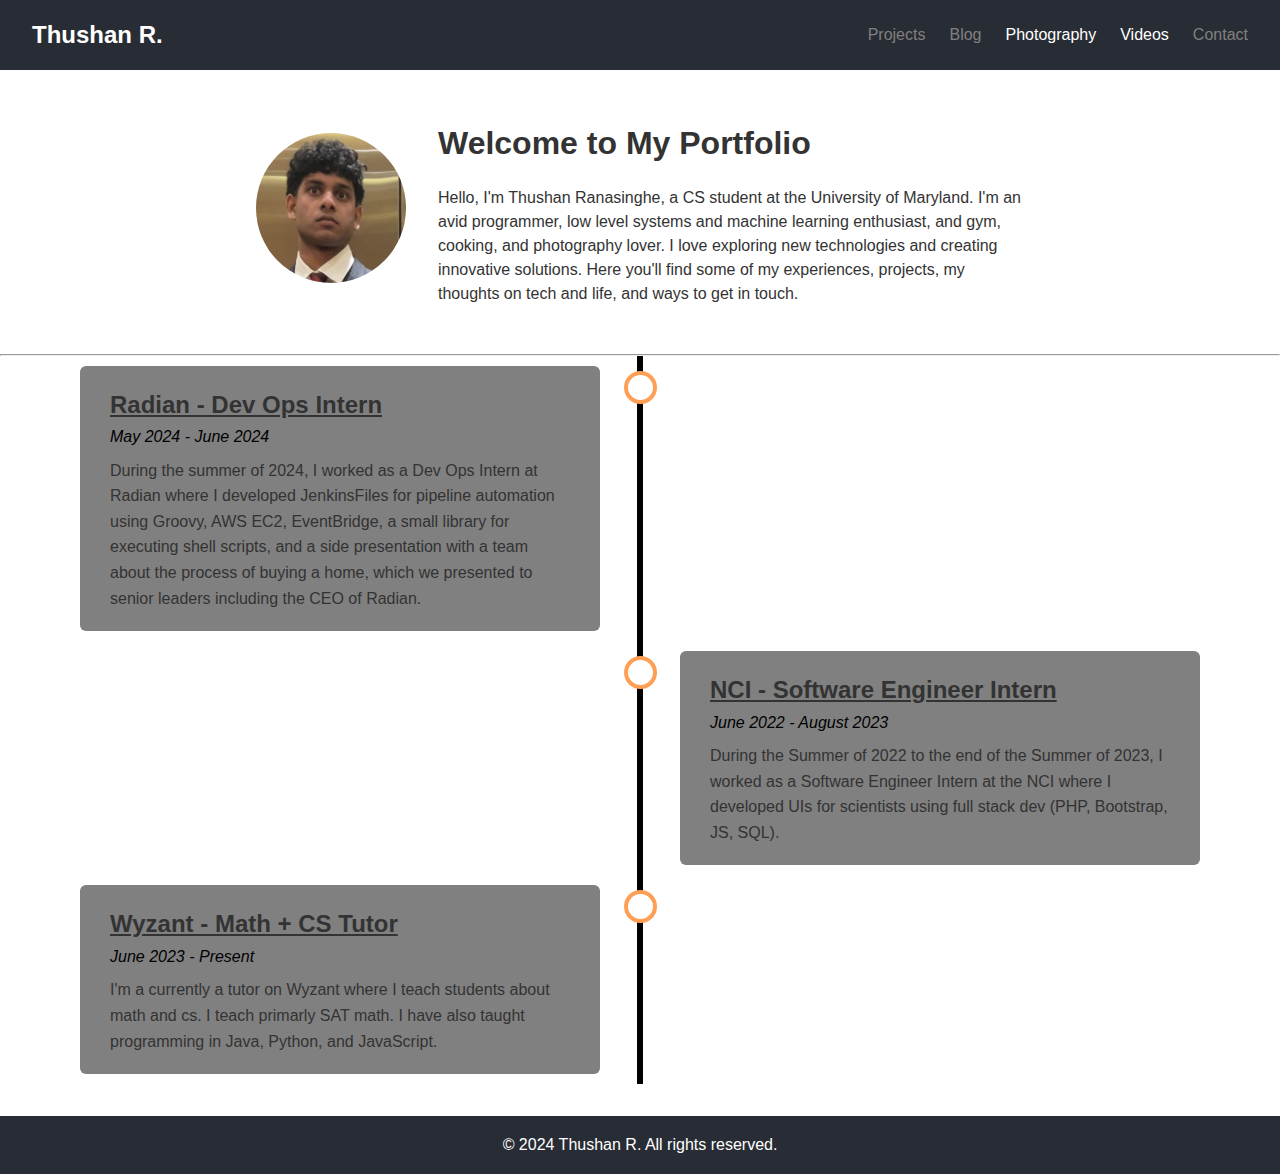
<file: index.html>
<!DOCTYPE html>
<html lang="en">
<head>
    <meta charset="UTF-8">
    <meta name="viewport" content="width=device-width, initial-scale=1.0">
    <title>Thushan R. - Portfolio</title>
    <link rel="stylesheet" href="styles.css">
</head>
<body>
    <nav>
        <div class="nav-brand">Thushan R.</div>
        <ul class="nav-links">
            <li><a href="javascript:void(0);" style="cursor: default; color: gray;" target="_blank">Projects</a></li>
            <li><a href="javascript:void(0);" style="cursor: default; color: gray;">Blog</a></li>
            <li><a href="photography.html" target="_blank">Photography</a></li>
            <li><a href="videos.html" target="_blank">Videos</a></li>
            <li><a href="javascript:void(0);" style="cursor: default; color: gray;" target="_blank">Contact</a></li>
        </ul>
    </nav>

    <main>
        <section class="intro">
            <div class="image-container">
                <img src="portfoliopic.png" alt="Thushan R." class="profile-pic">
            </div>
            <div class="intro-text">
                <h1>Welcome to My Portfolio</h1>
                <p>Hello, I'm Thushan Ranasinghe, a CS student at the University of Maryland. I'm an avid programmer, low level systems and machine learning enthusiast, and gym, cooking, and photography lover. I love exploring new technologies and creating innovative solutions. Here you'll find some of my experiences, projects, my thoughts on tech and life, and ways to get in touch.</p>
            </div>
        </section>
    </main>

    <hr>

    <!DOCTYPE html>
<html>
<head>
<meta name="viewport" content="width=device-width, initial-scale=1.0">
<style>
* {
  box-sizing: border-box;
}

body {
  font-family: Helvetica, sans-serif;
}

/* The actual timeline (the vertical ruler) */
.timeline {
  position: relative;
  max-width: 1200px;
  margin: 0 auto;
}

/* The actual timeline (the vertical ruler) */
.timeline::after {
  content: '';
  position: absolute;
  width: 6px;
  background-color: black;
  top: 0;
  bottom: 0;
  left: 50%;
  margin-left: -3px;
}

/* Container around content */
.container {
  padding: 10px 40px;
  position: relative;
  background-color: inherit;
  width: 50%;
}

/* The circles on the timeline */
.container::after {
  content: '';
  position: absolute;
  width: 25px;
  height: 25px;
  right: -17px;
  background-color: white;
  border: 4px solid #FF9F55;
  top: 15px;
  border-radius: 50%;
  z-index: 1;
}

/* Place the container to the left */
.left {
  left: 0;
}

/* Place the container to the right */
.right {
  left: 50%;
}

/* Add arrows to the left container (pointing right) */
.left::before {
  content: " ";
  height: 0;
  position: absolute;
  top: 22px;
  width: 0;
  z-index: 1;
  right: 30px;
  border: medium solid white;
  border-width: 10px 0 10px 10px;
  border-color: transparent transparent transparent white;
}

/* Add arrows to the right container (pointing left) */
.right::before {
  content: " ";
  height: 0;
  position: absolute;
  top: 22px;
  width: 0;
  z-index: 1;
  left: 30px;
  border: medium solid white;
  border-width: 10px 10px 10px 0;
  border-color: transparent white transparent transparent;
}

/* Fix the circle for containers on the right side */
.right::after {
  left: -16px;
}

/* The actual content */
.content {
  padding: 20px 30px;
  background-color: grey;
  position: relative;
  border-radius: 6px;
}

/* Media queries - Responsive timeline on screens less than 600px wide */
@media screen and (max-width: 600px) {
  /* Place the timelime to the left */
  .timeline::after {
  left: 31px;
  }
  
  /* Full-width containers */
  .container {
  width: 100%;
  padding-left: 70px;
  padding-right: 25px;
  }
  
  /* Make sure that all arrows are pointing leftwards */
  .container::before {
  left: 60px;
  border: medium solid white;
  border-width: 10px 10px 10px 0;
  border-color: transparent white transparent transparent;
  }

  /* Make sure all circles are at the same spot */
  .left::after, .right::after {
  left: 15px;
  }
  
  /* Make all right containers behave like the left ones */
  .right {
  left: 0%;
  }
  
}

.date-caption {
    font-style: italic;
    color: black;
    margin-bottom: 0.5rem;
}
</style>
</head>
<body>

<div class="timeline">
  <div class="container left">
    <div class="content">
      <h2><u>Radian - Dev Ops Intern</u></h2>
      <p class="date-caption">May 2024 - June 2024</p>
      <p>During the summer of 2024, I worked as a Dev Ops Intern at Radian where I developed JenkinsFiles for pipeline automation using Groovy, AWS EC2, EventBridge, a small library for executing shell scripts, and a side presentation with a team about the process of buying a home, which we presented to senior leaders including the CEO of Radian. </p>
    </div>
  </div>
  <div class="container right">
    <div class="content">
      <h2><u>NCI - Software Engineer Intern</u></h2>
      <p class="date-caption">June 2022 - August 2023</p>
      <p>During the Summer of 2022 to the end of the Summer of 2023, I worked as a Software Engineer Intern at the NCI where I developed UIs for scientists using full stack dev (PHP, Bootstrap, JS, SQL).</p>
    </div>
  </div>
  <div class="container left">
    <div class="content">
      <h2><u>Wyzant - Math + CS Tutor</u></h2>
      <p class="date-caption">June 2023 - Present</p>
      <p>I'm a currently a tutor on Wyzant where I teach students about math and cs. I teach primarly SAT math. I have also taught programming in Java, Python, and JavaScript.</p>
    </div>
  </div>
</div>

</body>
</html>




    <footer>
        <p>&copy; 2024 Thushan R. All rights reserved.</p>
    </footer>
</body>
</html>
</file>
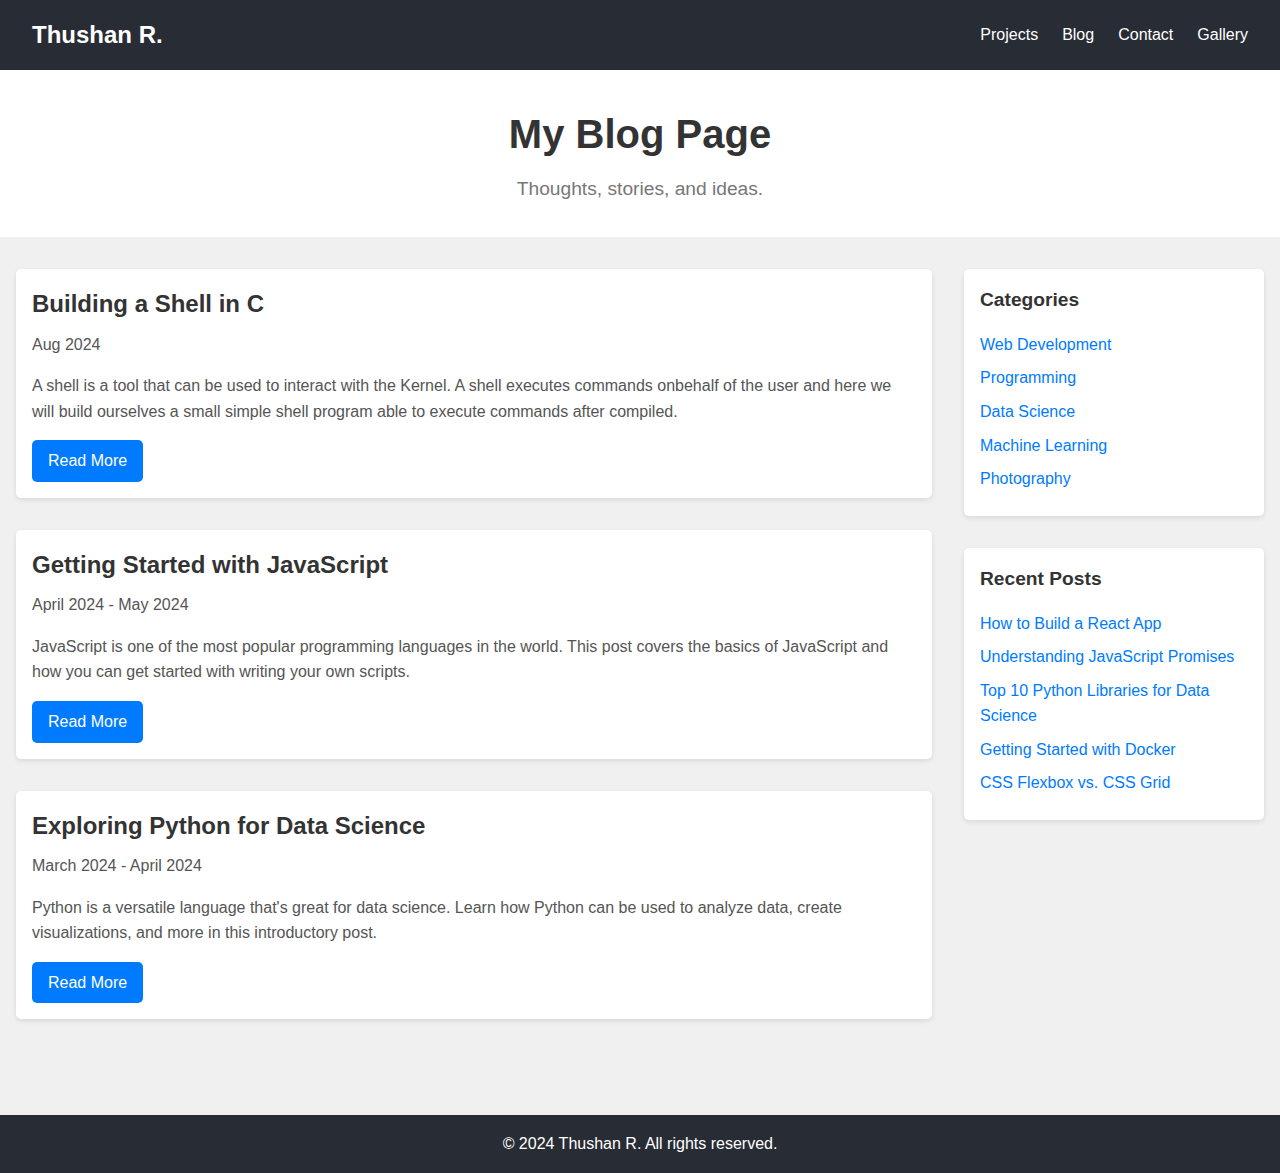
<file: blog.html>
<!DOCTYPE html>
<html lang="en">
<head>
    <meta charset="UTF-8">
    <meta name="viewport" content="width=device-width, initial-scale=1.0">
    <title>Thushan R. - Blog</title>
    <link rel="stylesheet" href="blogstyle.css">
</head>
<body>
    <nav>
        <div class="nav-brand">Thushan R.</div>
        <ul class="nav-links">
            <li><a href="#projects">Projects</a></li>
            <li><a href="#blog">Blog</a></li>
            <li><a href="#contact">Contact</a></li>
            <li><a href="#gallery">Gallery</a></li>
        </ul>
    </nav>

    <main>
        <section class="blog-header">
            <h1>My Blog Page</h1>
            <p>Thoughts, stories, and ideas.</p>
        </section>

        <section class="blog-content">
            <div class="blog-posts">
                <article class="blog-post">
                    <h2>Building a Shell in C</h2>
                    <p class="post-date">Aug 2024</p>
                    <p>A shell is a tool that can be used to interact with the Kernel. A shell executes commands onbehalf of the user and here we will build ourselves a small simple shell program able to execute commands after compiled.</p>
                    <a href="shellblog.html" class="read-more" target="_blank">Read More</a>
                </article>

                <article class="blog-post">
                    <h2>Getting Started with JavaScript</h2>
                    <p class="post-date">April 2024 - May 2024</p>
                    <p>JavaScript is one of the most popular programming languages in the world. This post covers the basics of JavaScript and how you can get started with writing your own scripts.</p>
                    <a href="#" class="read-more">Read More</a>
                </article>

                <article class="blog-post">
                    <h2>Exploring Python for Data Science</h2>
                    <p class="post-date">March 2024 - April 2024</p>
                    <p>Python is a versatile language that's great for data science. Learn how Python can be used to analyze data, create visualizations, and more in this introductory post.</p>
                    <a href="#" class="read-more">Read More</a>
                </article>

                <!-- Add more blog posts as needed -->
            </div>

            <aside class="sidebar">
                <div class="sidebar-section">
                    <h3>Categories</h3>
                    <ul>
                        <li><a href="#">Web Development</a></li>
                        <li><a href="#">Programming</a></li>
                        <li><a href="#">Data Science</a></li>
                        <li><a href="#">Machine Learning</a></li>
                        <li><a href="#">Photography</a></li>
                    </ul>
                </div>

                <div class="sidebar-section">
                    <h3>Recent Posts</h3>
                    <ul>
                        <li><a href="#">How to Build a React App</a></li>
                        <li><a href="#">Understanding JavaScript Promises</a></li>
                        <li><a href="#">Top 10 Python Libraries for Data Science</a></li>
                        <li><a href="#">Getting Started with Docker</a></li>
                        <li><a href="#">CSS Flexbox vs. CSS Grid</a></li>
                    </ul>
                </div>
            </aside>
        </section>
    </main>

    <footer>
        <p>&copy; 2024 Thushan R. All rights reserved.</p>
    </footer>
</body>
</html>
</file>
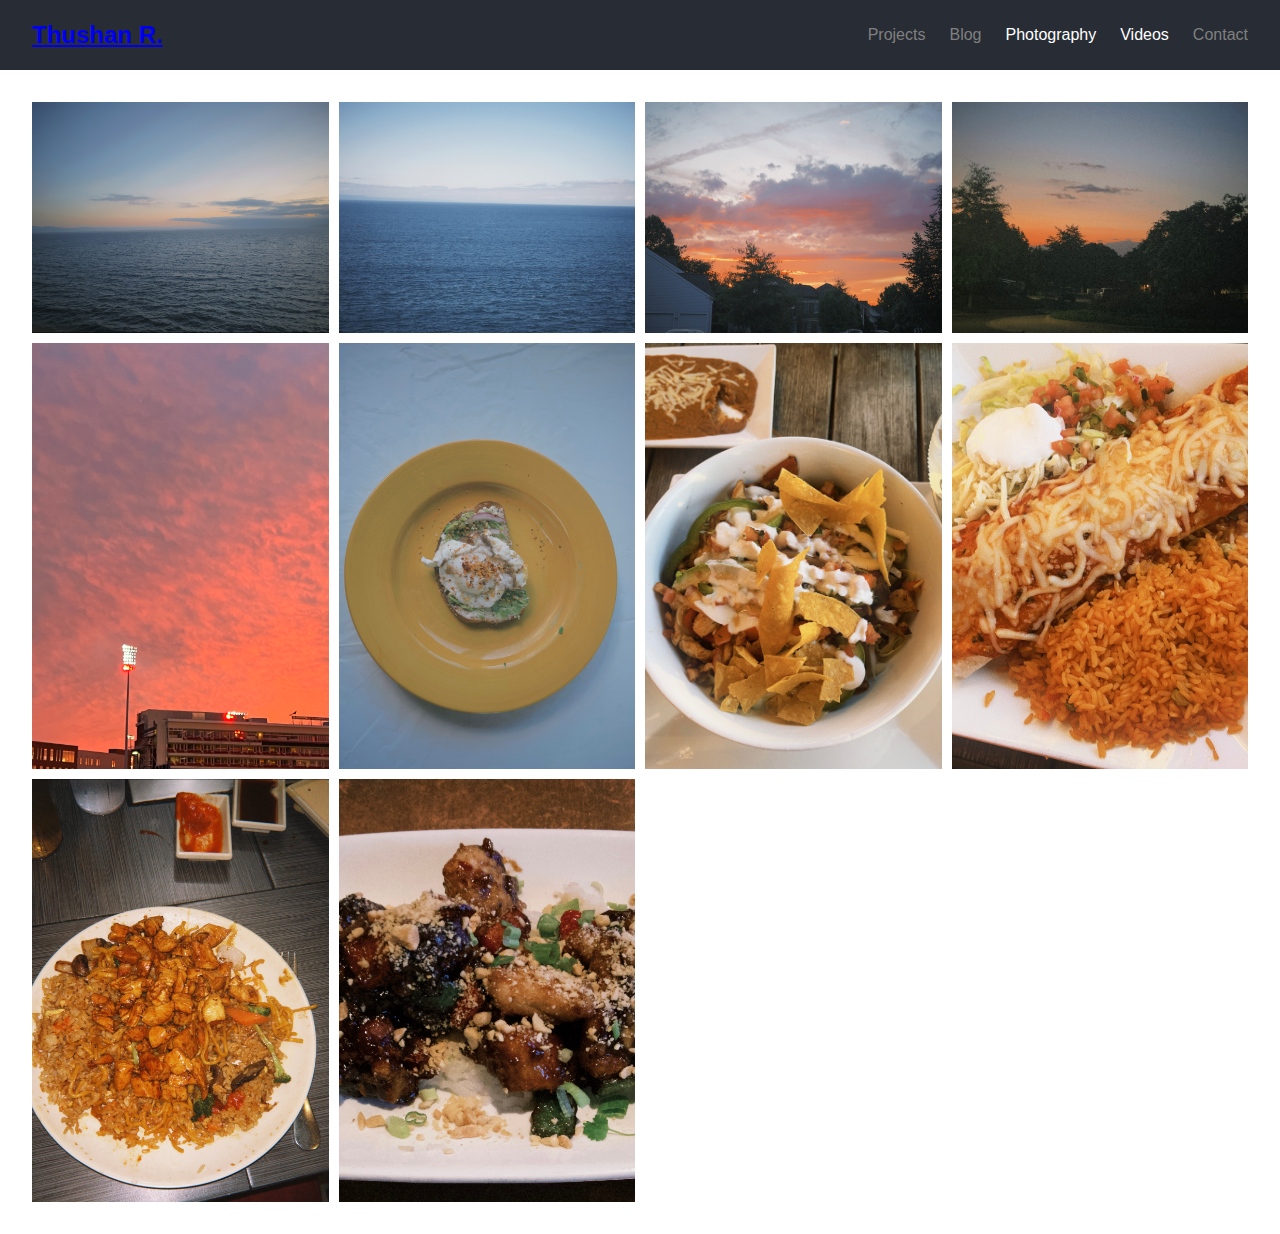
<file: photography.html>
<!DOCTYPE html>
<html lang="en">
<head>
    <meta charset="UTF-8">
    <meta name="viewport" content="width=device-width, initial-scale=1.0">
    <title>Thushan R. - Photo Gallery</title>
    <link rel="stylesheet" href="photostyles.css">
</head>
<body>
    <nav>
        <div class="nav-brand"><a href="index.html">Thushan R.</a></div>
        <ul class="nav-links">
            <li><a href="javascript:void(0);" style="cursor: default; color: gray;" target="_blank">Projects</a></li>
            <li><a href="javascript:void(0);" style="cursor: default; color: gray;">Blog</a></li>
            <li><a href="photography.html" target="_blank">Photography</a></li>
            <li><a href="videos.html" target="_blank">Videos</a></li>
            <li><a href="javascript:void(0);" style="cursor: default; color: gray;" target="_blank">Contact</a></li>
        </ul>
    </nav>

    <main>
        <section class="gallery" id="gallery">
            <div class="photo-grid">
                <div class="photo"><img src="img1.jpg" alt="Image 1"></div>
                <div class="photo"><img src="img2.JPG" alt="Image 2"></div>
                <div class="photo"><img src="img3.jpg" alt="Image 3"></div>
                <div class="photo"><img src="img4.jpg" alt="Image 4"></div>
                <div class="photo"><img src="img5.jpg" alt="Image 5"></div>
                <div class="photo"><img src="img6.jpg" alt="Image 6"></div>
                <div class="photo"><img src="img7.jpg" alt="Image 7"></div>
                <div class="photo"><img src="img8.jpg" alt="Image 8"></div>
                <div class="photo"><img src="img9.jpg" alt="Image 9"></div>
                <div class="photo"><img src="img10.jpg" alt="Image 10"></div>
                <!-- Add more images as needed -->
            </div>
        </section>
    </main>

    <!-- <footer>
        <p>&copy; 2024 Thushan R. All rights reserved.</p>
    </footer> -->
</body>
</html>
</file>
<file: styles.css>
/* Reset some basic elements */
* {
    margin: 0;
    padding: 0;
    box-sizing: border-box;
    font-family: Arial, sans-serif;
}

body {
    line-height: 1.6;
    color: #333;
}

/* Navigation bar styles */
nav {
    display: flex;
    justify-content: space-between;
    align-items: center;
    padding: 1rem 2rem;
    background-color: #282c34;
    color: #ffffff;
    position: sticky;
    top: 0;
    z-index: 1000;
}

.nav-brand {
    font-size: 1.5rem;
    font-weight: bold;
}

.nav-links {
    list-style: none;
    display: flex;
    gap: 1.5rem;
}

.nav-links a {
    color: #ffffff;
    text-decoration: none;
    font-size: 1rem;
    transition: color 0.3s;
}

.nav-links a:hover {
    color: #61dafb;
}

/* Intro section styles */
.intro {
    display: flex;
    flex-direction: column;
    align-items: center;
    padding: 3rem 1rem;
    max-width: 800px;
    margin: 0 auto;
    text-align: center;
}

.image-container {
    margin-bottom: 2rem;
}

.profile-pic {
    width: 150px;
    height: 150px;
    border-radius: 50%;
    object-fit: cover;
}

.intro-text {
    max-width: 600px;
}

.intro-text h1 {
    font-size: 2rem;
    margin-bottom: 1rem;
}

.intro-text p {
    font-size: 1rem;
    line-height: 1.5;
}

/* Footer styles */
footer {
    background-color: #282c34;
    color: #ffffff;
    text-align: center;
    padding: 1rem 0;
    margin-top: 2rem;
}

/* Responsive Design */
@media (min-width: 768px) {
    .intro {
        flex-direction: row;
        text-align: left;
    }

    .image-container {
        margin-right: 2rem;
        margin-bottom: 0;
    }
}

@media (max-width: 576px) {
    nav {
        flex-direction: column;
        align-items: flex-start;
    }

    .nav-links {
        flex-direction: column;
        width: 100%;
        margin-top: 1rem;
    }

    .nav-links li {
        width: 100%;
        margin: 0.5rem 0;
    }
}
</file>
<file: blogstyle.css>
/* Reset some basic elements */
* {
    margin: 0;
    padding: 0;
    box-sizing: border-box;
    font-family: Arial, sans-serif;
}

body {
    line-height: 1.6;
    color: #333;
    background-color: #f0f0f0;
}

/* Navigation bar styles */
nav {
    display: flex;
    justify-content: space-between;
    align-items: center;
    padding: 1rem 2rem;
    background-color: #282c34;
    color: #ffffff;
    position: sticky;
    top: 0;
    z-index: 1000;
}

.nav-brand {
    font-size: 1.5rem;
    font-weight: bold;
}

.nav-links {
    list-style: none;
    display: flex;
    gap: 1.5rem;
}

.nav-links a {
    color: #ffffff;
    text-decoration: none;
    font-size: 1rem;
    transition: color 0.3s;
}

.nav-links a:hover {
    color: #61dafb;
}

/* Blog header styles */
.blog-header {
    text-align: center;
    padding: 2rem 1rem;
    background-color: #ffffff;
}

.blog-header h1 {
    font-size: 2.5rem;
    margin-bottom: 0.5rem;
}

.blog-header p {
    font-size: 1.2rem;
    color: #777;
}

/* Blog content styles */
.blog-content {
    display: flex;
    flex-wrap: wrap;
    padding: 2rem 1rem;
}

.blog-posts {
    flex: 2;
    margin-right: 2rem;
}

.blog-post {
    background-color: #ffffff;
    padding: 1rem;
    margin-bottom: 2rem;
    border-radius: 5px;
    box-shadow: 0 2px 5px rgba(0, 0, 0, 0.1);
}

.blog-post h2 {
    margin-bottom: 0.5rem;
    font-size: 1.5rem;
}

.post-date {
    font-size: 0.9rem;
    color: #888;
    margin-bottom: 1rem;
}

.blog-post p {
    font-size: 1rem;
    margin-bottom: 1rem;
    color: #555;
}

.read-more {
    display: inline-block;
    font-size: 1rem;
    color: #ffffff;
    background-color: #007BFF;
    padding: 0.5rem 1rem;
    border-radius: 5px;
    text-decoration: none;
    transition: background-color 0.3s;
}

.read-more:hover {
    background-color: #0056b3;
}

/* Sidebar styles */
.sidebar {
    flex: 1;
    max-width: 300px;
}

.sidebar-section {
    background-color: #ffffff;
    padding: 1rem;
    margin-bottom: 2rem;
    border-radius: 5px;
    box-shadow: 0 2px 5px rgba(0, 0, 0, 0.1);
}

.sidebar-section h3 {
    margin-bottom: 1rem;
    font-size: 1.2rem;
}

.sidebar-section ul {
    list-style: none;
    padding-left: 0;
}

.sidebar-section li {
    margin-bottom: 0.5rem;
}

.sidebar-section a {
    color: #007BFF;
    text-decoration: none;
    font-size: 1rem;
}

.sidebar-section a:hover {
    color: #0056b3;
}

/* Footer styles */
footer {
    background-color: #282c34;
    color: #ffffff;
    text-align: center;
    padding: 1rem 0;
    margin-top: 2rem;
}

/* Responsive Design */
@media (max-width: 768px) {
    .blog-content {
        flex-direction: column;
    }

    .blog-posts {
        margin-right: 0;
    }

    .sidebar {
        max-width: 100%;
    }
}

@media (max-width: 576px) {
    nav {
        flex-direction: column;
        align-items: flex-start;
    }

    .nav-links {
        flex-direction: column;
        width: 100%;
        margin-top: 1rem;
    }

    .nav-links li {
        width: 100%;
        margin: 0.5rem 0;
    }
}
</file>
<file: photostyles.css>
/* Reset some basic elements */
* {
    margin: 0;
    padding: 0;
    box-sizing: border-box;
    font-family: Arial, sans-serif;
}

body {
    line-height: 1.6;
    color: #333;
    background-color: #f0f0f0;
}

/* Navigation bar styles */
nav {
    display: flex;
    justify-content: space-between;
    align-items: center;
    padding: 1rem 2rem;
    background-color: #282c34;
    color: #ffffff;
    position: sticky;
    top: 0;
    z-index: 1000;
}

.nav-brand {
    font-size: 1.5rem;
    font-weight: bold;
}

.nav-links {
    list-style: none;
    display: flex;
    gap: 1.5rem;
}

.nav-links a {
    color: #ffffff;
    text-decoration: none;
    font-size: 1rem;
    transition: color 0.3s;
}

.nav-links a:hover {
    color: #61dafb;
}

/* Gallery section styles */
.gallery {
    padding: 2rem 1rem;
    background-color: #ffffff;
}

.gallery h2 {
    text-align: center;
    margin-bottom: 2rem;
    font-size: 2rem;
    color: #282c34;
}

.photo-grid {
    display: grid;
    grid-template-columns: repeat(auto-fill, minmax(250px, 1fr));
    gap: 10px;
    padding: 0 1rem;
}

.photo {
    position: relative;
    overflow: hidden;
}

.photo img {
    width: 100%;
    height: 100%;
    object-fit: cover;
    transition: transform 0.3s, filter 0.3s;
}

.photo:hover img {
    transform: scale(1.05);
    filter: brightness(0.8);
}

/* Footer styles */
footer {
    background-color: #282c34;
    color: #ffffff;
    text-align: center;
    padding: 1rem 0;
    margin-top: 2rem;
}

/* Responsive Design */
@media (min-width: 768px) {
    .intro {
        flex-direction: row;
        text-align: left;
    }

    .image-container {
        margin-right: 2rem;
        margin-bottom: 0;
    }
}

@media (max-width: 576px) {
    nav {
        flex-direction: column;
        align-items: flex-start;
    }

    .nav-links {
        flex-direction: column;
        width: 100%;
        margin-top: 1rem;
    }

    .nav-links li {
        width: 100%;
        margin: 0.5rem 0;
    }

    .photo-grid {
        grid-template-columns: 1fr;
    }
}
</file>
